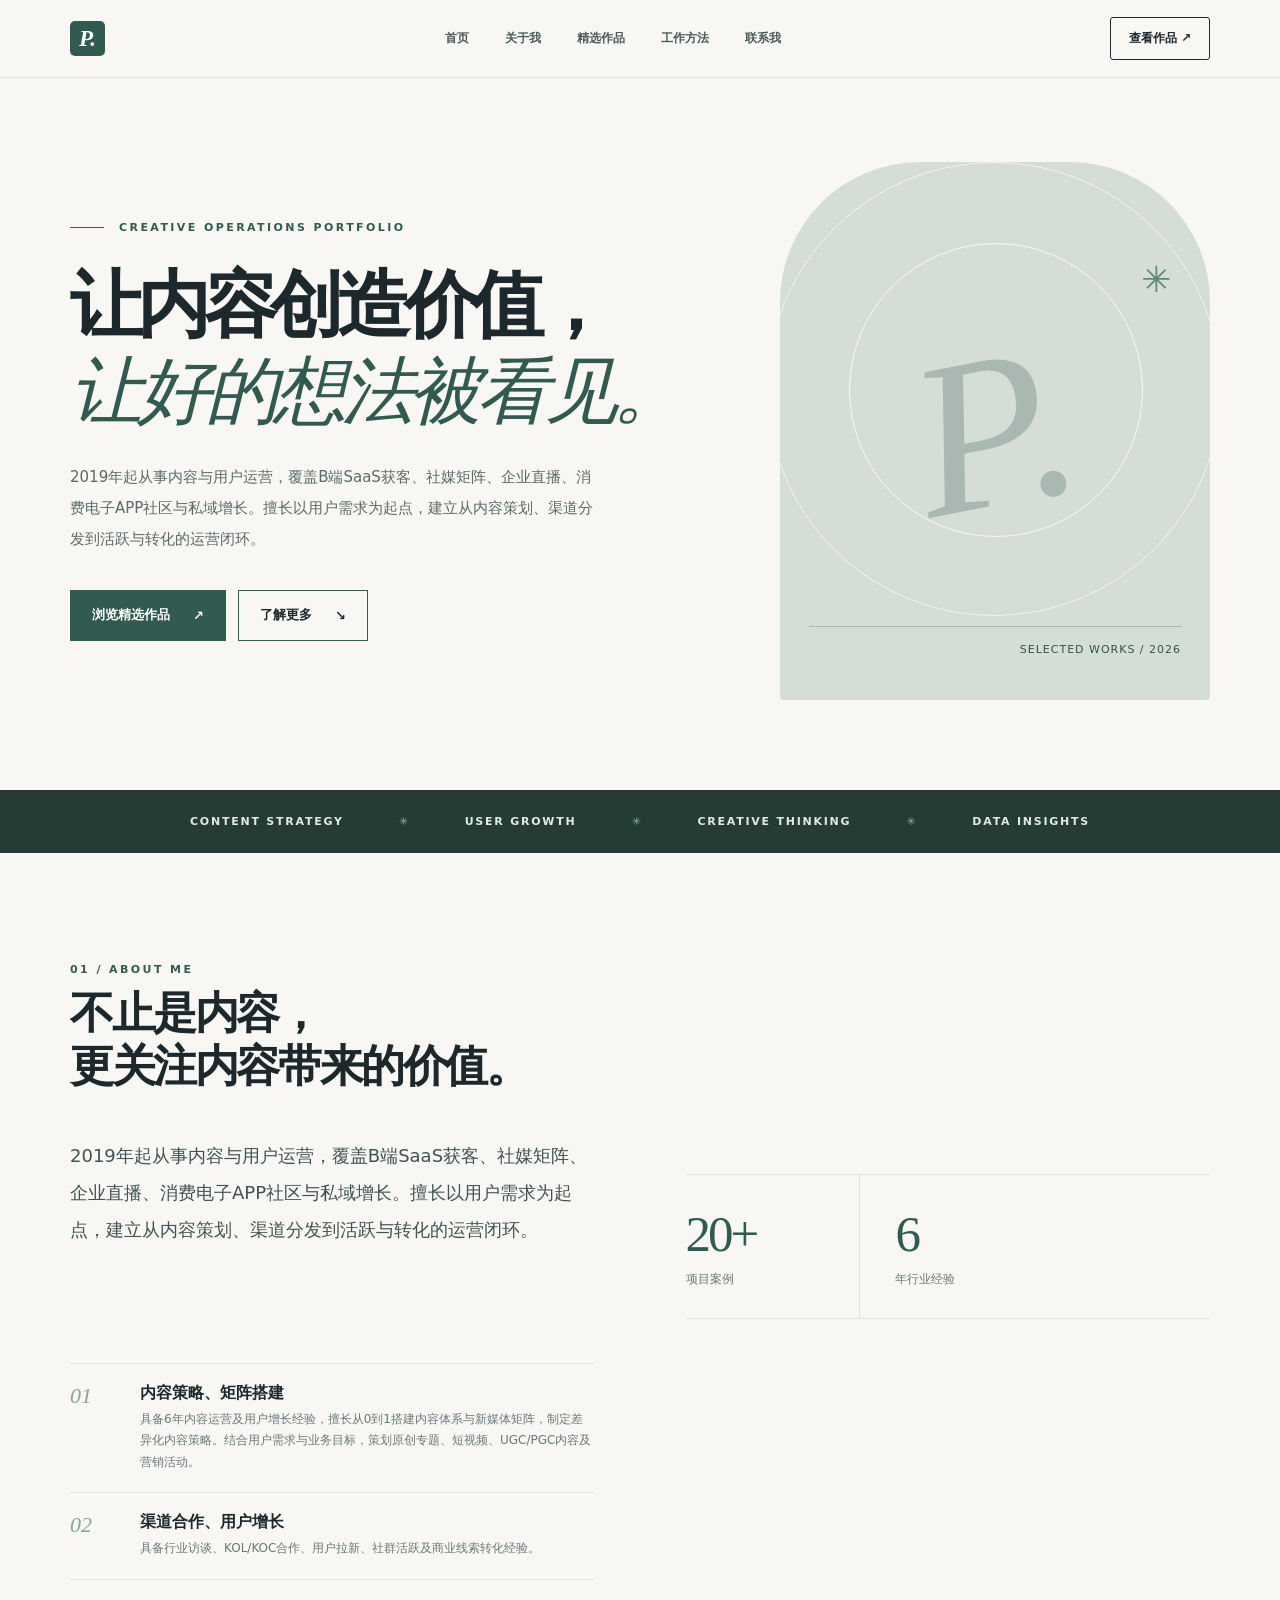
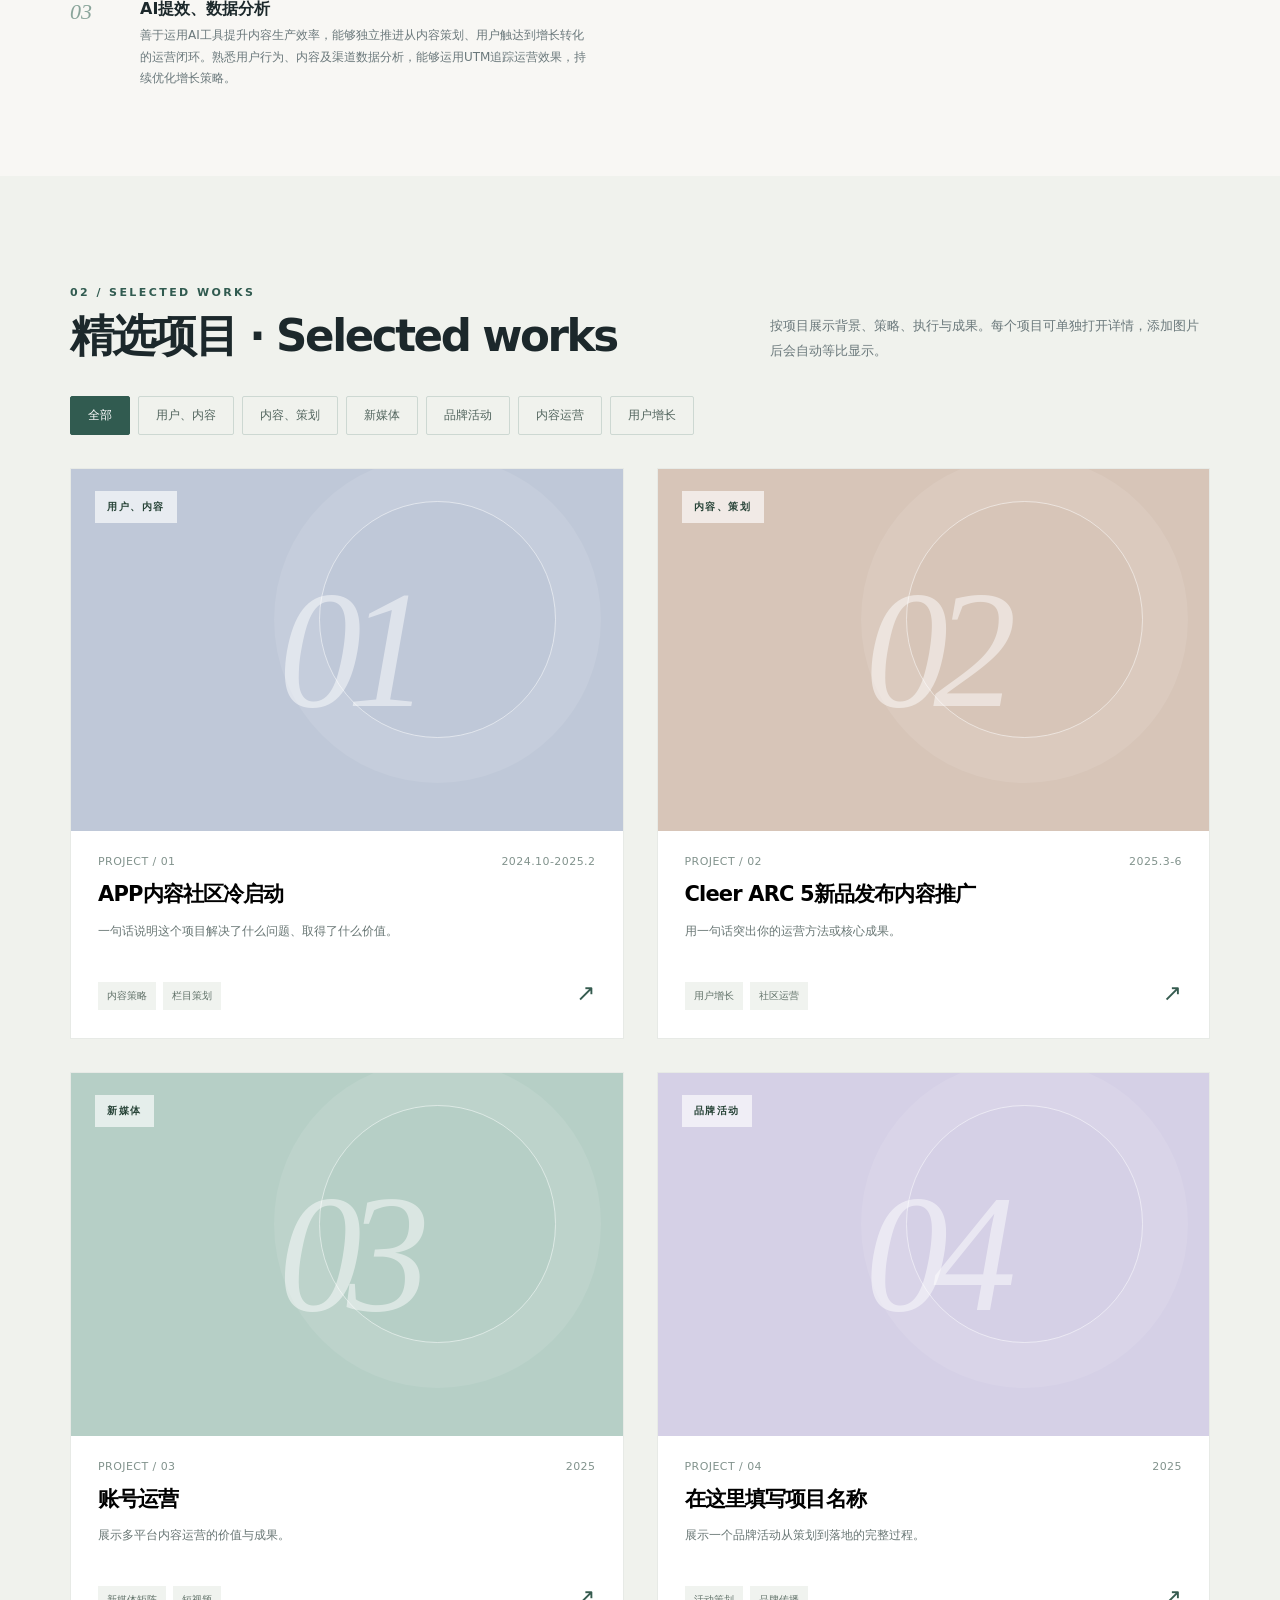
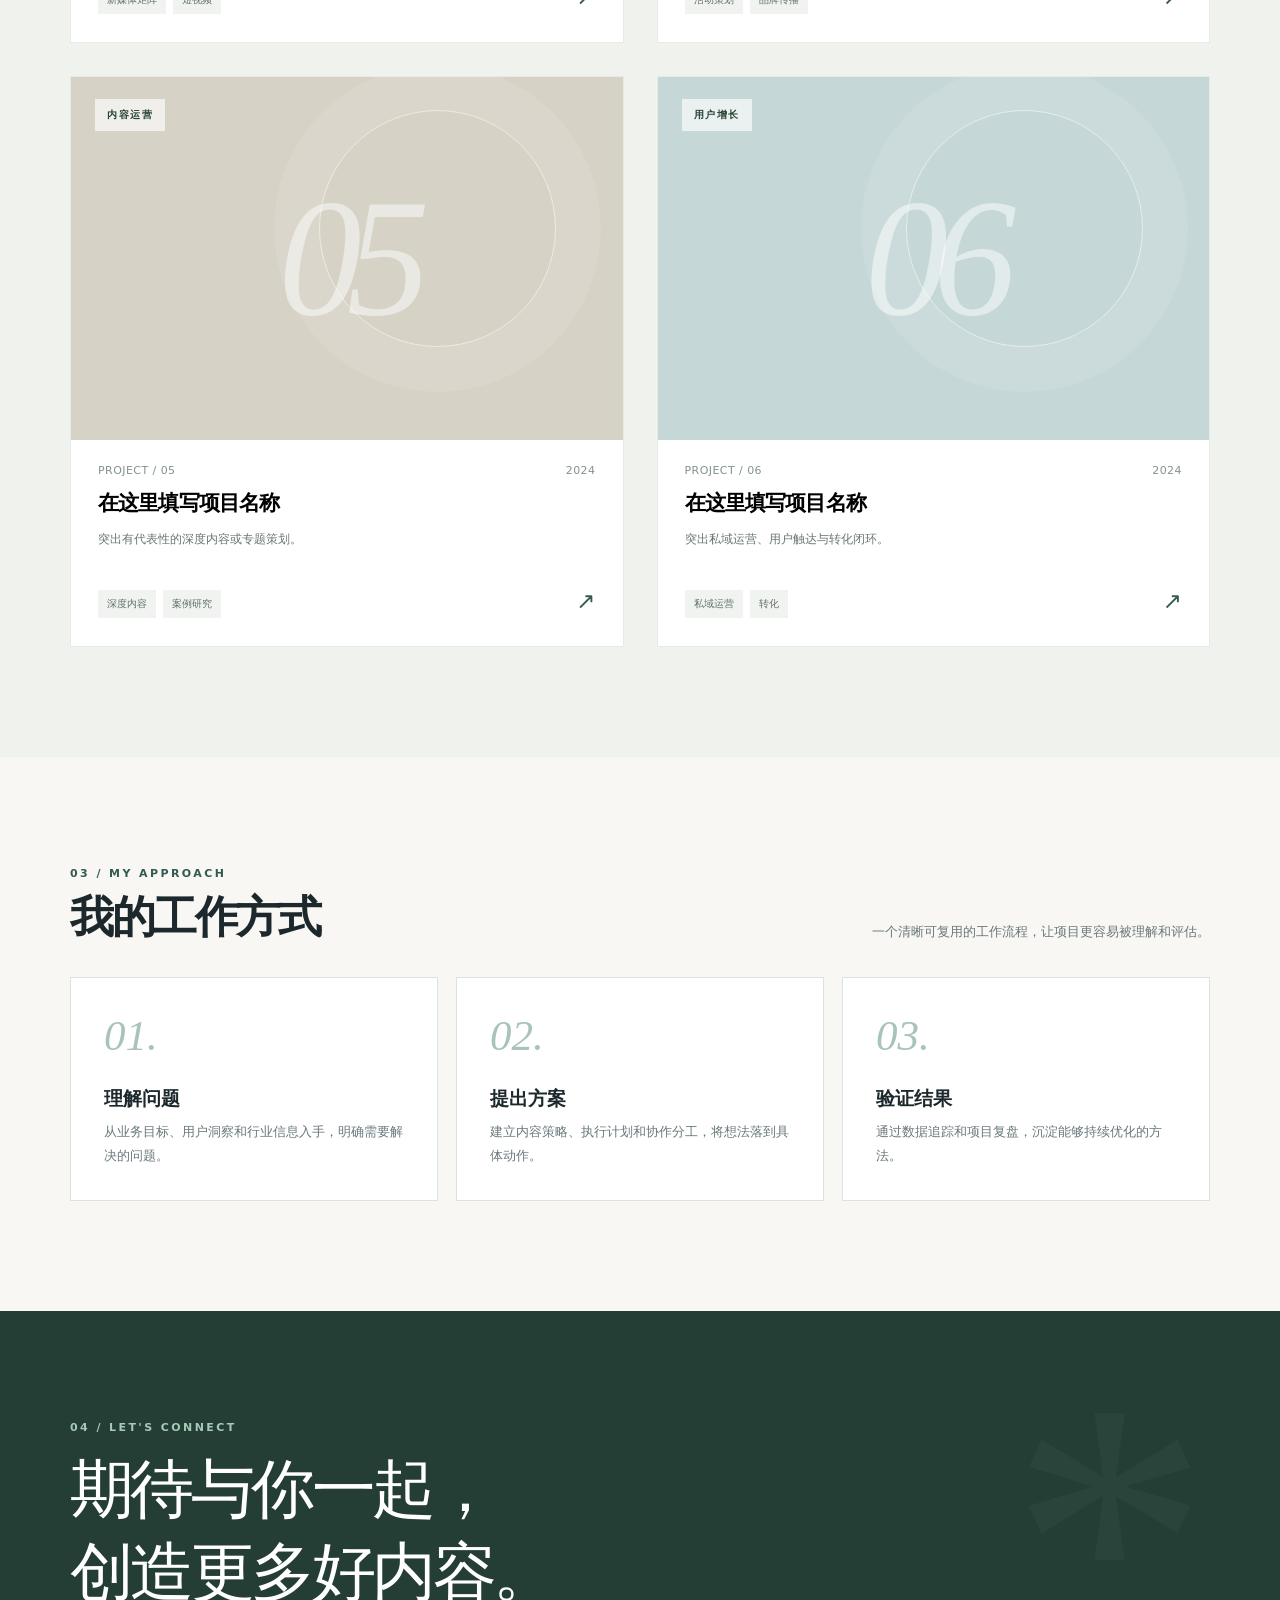
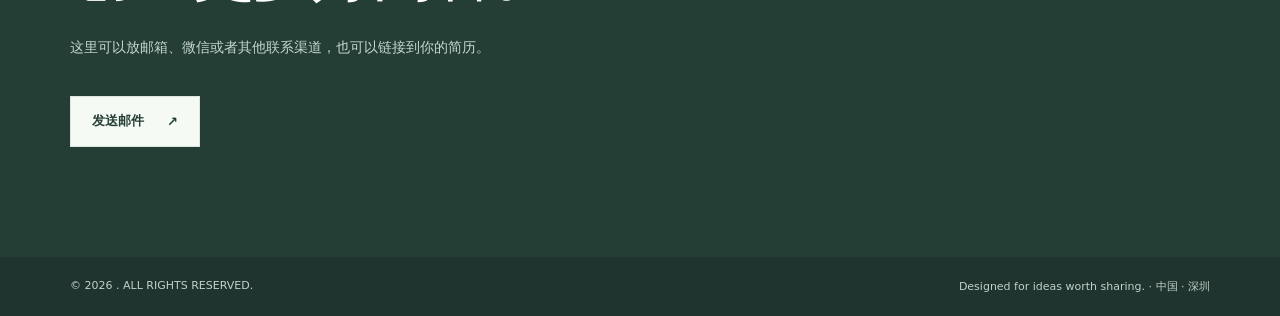
<file: index.html>
<!doctype html>
<html lang="zh-CN">
<head>
  <meta charset="utf-8">
  <meta name="viewport" content="width=device-width, initial-scale=1">
  <meta name="theme-color" content="#f8f7f4">
  <title>个人作品集 · Portfolio</title>
  <meta name="description" content="个人内容运营、用户增长与新媒体作品集模板。">
  <style>
    :root{--bg:#f8f7f4;--paper:#fff;--ink:#1c282b;--muted:#6a787b;--edge:#dce2df;--green:#315b50;--green2:#24473e;--soft:#e9eeea;--serif:Georgia,'Times New Roman',serif;--sans:'Noto Sans SC','PingFang SC','Microsoft Yahei',system-ui,sans-serif}
    *{box-sizing:border-box}html{scroll-behavior:smooth;scroll-padding-top:90px}body{margin:0;background:var(--bg);color:var(--ink);font-family:var(--sans);-webkit-font-smoothing:antialiased}body.lock{overflow:hidden}a{color:inherit;text-decoration:none}button{font:inherit;cursor:pointer}button:focus-visible,a:focus-visible{outline:3px solid #80a59b;outline-offset:4px}img{max-width:100%;display:block} ::selection{background:#b9d6ca;color:#132923}
    .container{max-width:1230px;padding:0 45px;margin:auto}.eyebrow{font-size:11px;letter-spacing:.22em;font-weight:700;color:var(--green);text-transform:uppercase}.sectionHead{display:flex;align-items:end;justify-content:space-between;gap:25px;margin-bottom:32px}.sectionHead h2{font-size:clamp(28px,3.4vw,46px);letter-spacing:-.055em;line-height:1.24;margin:11px 0 0;font-weight:660}.sectionHead p{max-width:440px;line-height:1.9;font-size:13px;color:var(--muted);margin:0}
    header{height:78px;position:sticky;top:0;z-index:30;background:rgba(248,247,244,.92);backdrop-filter:blur(18px);border-bottom:1px solid var(--edge)}.topbar{height:100%;display:flex;align-items:center;justify-content:space-between;gap:20px}.brand{display:flex;gap:12px;align-items:center;font-weight:750;font-size:16px;letter-spacing:.01em}.logo{display:grid;place-items:center;background:var(--green);color:white;width:35px;height:35px;font:italic bold 23px var(--serif);border-radius:5px}.topbar nav{display:flex;gap:36px;font-size:12px;font-weight:650;color:#4b5a5a}.topbar nav a:hover{color:var(--green)}.navRight{display:flex;align-items:center;gap:12px}.navAction{font-size:12px;border:1px solid var(--ink);padding:12px 18px;border-radius:3px;font-weight:700;transition:.2s}.navAction:hover{background:var(--ink);color:white}.hamburger{display:none;border:0;background:transparent;padding:8px;font-size:23px}
    .hero{padding-top:84px;padding-bottom:90px}.heroGrid{display:grid;grid-template-columns:1.18fr .82fr;gap:8%;align-items:center}.hero .subline{display:flex;align-items:center;gap:15px;margin-bottom:28px}.smallRule{width:34px;height:1px;background:var(--green)}.hero h1{font-size:clamp(50px,5.7vw,88px);letter-spacing:-.085em;line-height:1.19;margin:0 0 27px;font-weight:650}.hero h1 .line{display:block}.hero h1 .em{color:var(--green);font-family:var(--serif);font-style:italic;font-weight:500;letter-spacing:-.07em}.heroCopy{color:#5a696a;font-size:15px;line-height:2.05;max-width:525px;margin-bottom:35px}.actions{display:flex;flex-wrap:wrap;gap:12px}.btn{border:1px solid var(--green);display:inline-flex;align-items:center;justify-content:center;gap:23px;padding:15px 21px;font-size:13px;font-weight:670;min-height:51px;transition:.2s}.btn.primary{background:var(--green);color:white}.btn.primary:hover{background:var(--green2);transform:translateY(-2px)}.btn.secondary:hover{background:var(--soft)}.heroVisual{background:#d5ddd7;aspect-ratio:4/5;min-height:400px;position:relative;overflow:hidden;border-radius:140px 140px 4px 4px;display:flex;flex-direction:column;align-items:center;justify-content:center;isolation:isolate}.heroVisual:before{content:'';width:68%;aspect-ratio:1;position:absolute;border:1px solid rgba(255,255,255,.8);border-radius:50%;top:15%;left:16%}.heroVisual:after{content:'';width:105%;aspect-ratio:1;position:absolute;border:1px solid rgba(255,255,255,.65);border-radius:50%;top:0;left:-3%}.heroGiant{font:italic 220px var(--serif);color:rgba(42,83,69,.26);z-index:-1;transform:rotate(-11deg)}.heroCaption{position:absolute;bottom:28px;left:29px;right:29px;padding:16px 0;border-top:1px solid rgba(39,75,67,.25);display:flex;justify-content:space-between;font-size:11px;letter-spacing:.09em;color:#315447}.floatingMark{position:absolute;top:18%;right:9%;font-size:36px;color:#5c8b79}
    .ticker{background:#243c35;color:#e0eae3;overflow:hidden}.tickerIn{height:63px;display:flex;align-items:center;gap:55px;white-space:nowrap;font-size:11px;letter-spacing:.16em;font-weight:650;justify-content:center}.tickerDot{color:#87b4a4}
    section{padding:110px 0}.stats{display:grid;grid-template-columns:repeat(3,1fr);border-top:1px solid var(--edge);border-bottom:1px solid var(--edge);margin-top:48px}.stat{padding:30px 25px 30px 0;border-right:1px solid var(--edge)}.stat:not(:first-child){padding-left:35px}.stat:last-child{border:0}.stat strong{font:normal 51px var(--serif);color:var(--green);letter-spacing:-.06em}.stat small{display:block;font-size:12px;color:var(--muted);padding-top:8px}.aboutGrid{display:grid;grid-template-columns:1fr 1fr;gap:8%}.aboutGrid .desc{font-size:18px;line-height:2.05;color:#415254;margin-top:12px}.capability{border-top:1px solid var(--edge);padding:19px 0;display:grid;grid-template-columns:54px 1fr;gap:16px}.capability .num{color:#89a49a;font:italic 22px var(--serif)}.capability h3{margin:0 0 5px;font-size:16px}.capability p{margin:0;color:var(--muted);font-size:12px;line-height:1.8}
    .work{background:#f0f2ed}.filterBar{display:flex;flex-wrap:wrap;gap:8px;margin-bottom:33px}.filter{border:1px solid #cdd8d2;background:transparent;padding:10px 17px;border-radius:2px;font-size:12px;color:#52655e;transition:.2s}.filter.active,.filter:hover{background:#315b50;border-color:#315b50;color:white}.projectGrid{display:grid;grid-template-columns:repeat(2,minmax(0,1fr));gap:33px}.projectCard{background:var(--paper);overflow:hidden;border:1px solid #e7eae6;transition:.3s;cursor:pointer;display:block;text-align:left;padding:0;width:100%}.projectCard:hover{transform:translateY(-5px);box-shadow:0 22px 45px #21413212}.projectImage{aspect-ratio:1.52;position:relative;display:flex;justify-content:center;align-items:center;overflow:hidden;background:var(--accent)}.projectImage img{width:100%;height:100%;object-fit:contain}.projectImage.hasImage{background:#eceeeb}.projectImage .placeholder{font:italic clamp(100px,13vw,200px) var(--serif);color:#ffffff7d;letter-spacing:-.09em;line-height:1;user-select:none}.projectImage .orb{position:absolute;width:43%;aspect-ratio:1;right:12%;top:9%;border-radius:50%;border:1px solid #ffffff8a;box-shadow:0 0 0 45px #ffffff17}.coverLabel{position:absolute;top:22px;left:24px;letter-spacing:.16em;font-size:10px;font-weight:800;color:#284438;background:#ffffffa6;padding:9px 12px}.projectBody{padding:24px 27px 28px}.meta{display:flex;justify-content:space-between;gap:12px;color:#82938d;font-size:11px;margin-bottom:12px;letter-spacing:.04em}.projectBody h3{font-size:21px;letter-spacing:-.04em;margin:0 0 10px;line-height:1.4}.projectBody p{font-size:12px;color:#687674;line-height:1.9;min-height:45px;margin:0 0 17px}.tagRow{display:flex;flex-wrap:wrap;gap:7px}.tag{background:#f0f3ef;padding:7px 9px;color:#607168;font-size:10px}.projectArrow{margin-left:auto;color:#355b4f;font-size:23px;line-height:1}.empty{padding:50px 0;color:var(--muted)}
    .processGrid{display:grid;grid-template-columns:repeat(3,1fr);gap:18px}.step{background:white;padding:33px;min-height:216px;border:1px solid var(--edge)}.step span{font:italic 43px var(--serif);color:#a8c3b8}.step h3{font-size:19px;margin:26px 0 8px}.step p{color:var(--muted);font-size:13px;line-height:1.8;margin:0}
    .contact{background:#243e35;color:#fff;overflow:hidden;position:relative}.contact:after{content:'*';position:absolute;right:7%;top:0;font:italic 400px var(--serif);color:#ffffff07;pointer-events:none}.contact h2{font-size:clamp(42px,5vw,70px);font-weight:500;letter-spacing:-.055em;line-height:1.3;margin:14px 0 20px}.contact p{font-size:14px;color:#c5d6cf;line-height:1.9}.contact .btn{border-color:#dbe6dd;color:#253e35;background:#f6faf5;margin-top:21px}.contact .btn:hover{background:#dfefe4}.contact .eyebrow{color:#a5cab8}footer{background:#1f342e;padding:22px 0;color:#c2d1c9;font-size:11px}footer .container{display:flex;justify-content:space-between;gap:20px}
    .overlay{position:fixed;inset:0;background:#15231de0;z-index:70;display:none;align-items:center;justify-content:center;padding:22px}.overlay.open{display:flex}.dialog{width:min(100%,970px);max-height:93vh;overflow-y:auto;background:#fafbf8;position:relative;padding:52px 60px 60px;border-radius:3px}.close{position:sticky;display:block;margin-left:auto;top:0;z-index:5;background:white;border:1px solid #d3ded6;width:39px;height:39px;font-size:20px}.dialog .eyebrow{margin-top:-22px}.dialog h2{font-size:clamp(28px,4vw,48px);letter-spacing:-.05em;margin:13px 0 12px}.dialog .lede{font-size:15px;color:#6b7973;line-height:1.9;margin-bottom:35px}.detailHero{aspect-ratio:2.15;background:#e1e8df;display:grid;place-items:center;overflow:hidden;margin-bottom:38px;position:relative}.detailHero img{width:100%;height:100%;object-fit:contain}.detailHero span{font:italic 140px var(--serif);color:#fff9}.detailGrid{display:grid;grid-template-columns:180px 1fr;gap:30px;border-top:1px solid #d8e1dc;padding:20px 0}.detailGrid h3{font-size:12px;color:#738479;margin:0;font-weight:700}.detailGrid p,.detailGrid li{font-size:14px;line-height:1.95;color:#324841;margin:0}.detailGrid ol{padding-left:19px;margin:0}.gallery{display:grid;grid-template-columns:repeat(2,1fr);gap:15px;margin-top:30px}.gallery button{padding:0;border:0;background:white;cursor:zoom-in}.gallery img{width:100%;height:auto;display:block}.lightbox{position:fixed;inset:0;background:#0b1717ec;z-index:90;display:none;align-items:center;justify-content:center;padding:25px;cursor:zoom-out}.lightbox.open{display:flex}.lightbox img{max-width:95vw;max-height:90vh;width:auto;height:auto;object-fit:contain}
    @media(max-width:900px){.container{padding:0 28px}.heroGrid{gap:5%}.hero h1{font-size:clamp(44px,6vw,74px)}.heroVisual{min-height:320px}.heroGiant{font-size:170px}.projectGrid{gap:20px}}
    @media(max-width:690px){header{height:67px}.container{padding:0 20px}.topbar nav{display:none;position:absolute;top:67px;left:0;right:0;background:var(--bg);padding:23px;flex-direction:column;gap:25px;border-bottom:1px solid var(--edge)}.topbar nav.show{display:flex}.hamburger{display:block}.navAction{padding:10px 12px}.hero{padding-top:52px;padding-bottom:60px}.heroGrid{grid-template-columns:1fr;gap:43px}.hero h1{font-size:clamp(42px,11vw,72px)}.heroVisual{width:100%;max-width:450px;margin:auto;min-height:340px;aspect-ratio:1/1}.heroGiant{font-size:150px}.tickerIn{justify-content:flex-start;gap:27px;font-size:10px;overflow:hidden}.sectionHead{display:block}.sectionHead p{margin-top:14px}section{padding:70px 0}.aboutGrid{grid-template-columns:1fr;gap:32px}.stats{margin-top:30px}.stat{padding:22px 10px 20px 0}.stat:not(:first-child){padding-left:15px}.stat strong{font-size:32px}.stat small{font-size:10px}.projectGrid{grid-template-columns:1fr;gap:22px}.projectBody p{min-height:0}.processGrid{grid-template-columns:1fr}.step{min-height:0}.contact h2{font-size:42px}footer .container{flex-wrap:wrap}.dialog{padding:25px 23px 38px;max-height:95vh}.dialog .eyebrow{margin-top:0}.detailGrid{grid-template-columns:1fr;gap:12px}.gallery{grid-template-columns:1fr}}
    @media(prefers-reduced-motion:reduce){html{scroll-behavior:auto}.projectCard,.btn{transition:none}}
  </style>
  <script defer src="content.js"></script>
  <script defer src="site-loader.js"></script>
  <script defer src="script.js"></script>
</head>
<body>
<header><div class="container topbar">
  <a class="brand" href="#home"><span class="logo">P.</span><span id="navBrand">PORTFOLIO</span></a>
  <nav id="mainNav" aria-label="主导航"><a href="#home">首页</a><a href="#about">关于我</a><a href="#works">精选作品</a><a href="#method">工作方法</a><a href="#contact">联系我</a></nav>
  <div class="navRight"><a class="navAction" href="#works">查看作品 ↗</a><button class="hamburger" id="menuBtn" aria-label="打开菜单" aria-expanded="false">☰</button></div>
</div></header>
<main>
  <div id="home" class="container hero"><div class="heroGrid">
    <div><div class="subline"><span class="smallRule"></span><span class="eyebrow">CREATIVE OPERATIONS PORTFOLIO</span></div>
      <h1 id="tagline">让内容创造价值，<span class="line em">让好的想法被看见。</span></h1>
      <div class="heroCopy" id="intro"></div>
      <div class="actions"><a class="btn primary" href="#works">浏览精选作品 <span aria-hidden="true">↗</span></a><a class="btn secondary" href="#about">了解更多 <span aria-hidden="true">↘</span></a></div>
    </div>
    <div class="heroVisual" aria-label="装饰性视觉区，可自行替换为照片"><span class="floatingMark">✳</span><div class="heroGiant">P.</div><div class="heroCaption"><span id="coverName">YOUR NAME</span><span>SELECTED WORKS / 2026</span></div></div>
  </div></div>
  <div class="ticker"><div class="container tickerIn"><span>CONTENT STRATEGY</span><span class="tickerDot">✳</span><span>USER GROWTH</span><span class="tickerDot">✳</span><span>CREATIVE THINKING</span><span class="tickerDot">✳</span><span>DATA INSIGHTS</span></div></div>
  <section id="about"><div class="container"><div class="sectionHead"><div><div class="eyebrow">01 / ABOUT ME</div><h2>不止是内容，<br>更关注内容带来的价值。</h2></div><p></p></div>
 <div class="aboutGrid"><p class="desc" id="aboutDesc"></p><div class="stats" id="stats"></div><div class="expertise" id="expertise"></div></div>
  </div></section>
  <section class="work" id="works"><div class="container"><div class="sectionHead"><div><div class="eyebrow">02 / SELECTED WORKS</div><h2>精选项目 · Selected works</h2></div><p>按项目展示背景、策略、执行与成果。每个项目可单独打开详情，添加图片后会自动等比显示。</p></div><div id="filters" class="filterBar" role="group" aria-label="按项目类型筛选"></div><div class="projectGrid" id="projectGrid"></div></div></section>
  <section id="method"><div class="container"><div class="sectionHead"><div><div class="eyebrow">03 / MY APPROACH</div><h2>我的工作方式</h2></div><p>一个清晰可复用的工作流程，让项目更容易被理解和评估。</p></div><div class="processGrid"><article class="step"><span>01.</span><h3>理解问题</h3><p>从业务目标、用户洞察和行业信息入手，明确需要解决的问题。</p></article><article class="step"><span>02.</span><h3>提出方案</h3><p>建立内容策略、执行计划和协作分工，将想法落到具体动作。</p></article><article class="step"><span>03.</span><h3>验证结果</h3><p>通过数据追踪和项目复盘，沉淀能够持续优化的方法。</p></article></div></div></section>
  <section class="contact" id="contact"><div class="container"><div class="eyebrow">04 / LET'S CONNECT</div><h2>期待与你一起，<br>创造更多好内容。</h2><p>这里可以放邮箱、微信或者其他联系渠道，也可以链接到你的简历。</p><a id="emailLink" class="btn" href="mailto:yourname@example.com">发送邮件 <span>↗</span></a><span id="resumeSlot"></span></div></section>
</main>
<footer><div class="container"><span>© <span id="year"></span> <span id="footerName">YOUR NAME</span>. ALL RIGHTS RESERVED.</span><span>Designed for ideas worth sharing. · <span id="footerLocation"></span></span></div></footer>
<div class="overlay" id="overlay" role="presentation"><div class="dialog" id="dialog" role="dialog" aria-modal="true" aria-label="项目详情" tabindex="-1"><button class="close" id="closeModal" aria-label="关闭详情">×</button><div id="detailContent"></div></div></div>
<div class="lightbox" id="lightbox" role="dialog" aria-modal="true" aria-label="放大查看作品图片" tabindex="-1"><img id="lightboxImage" alt="作品图片放大预览"></div>
</body></html>
</file>
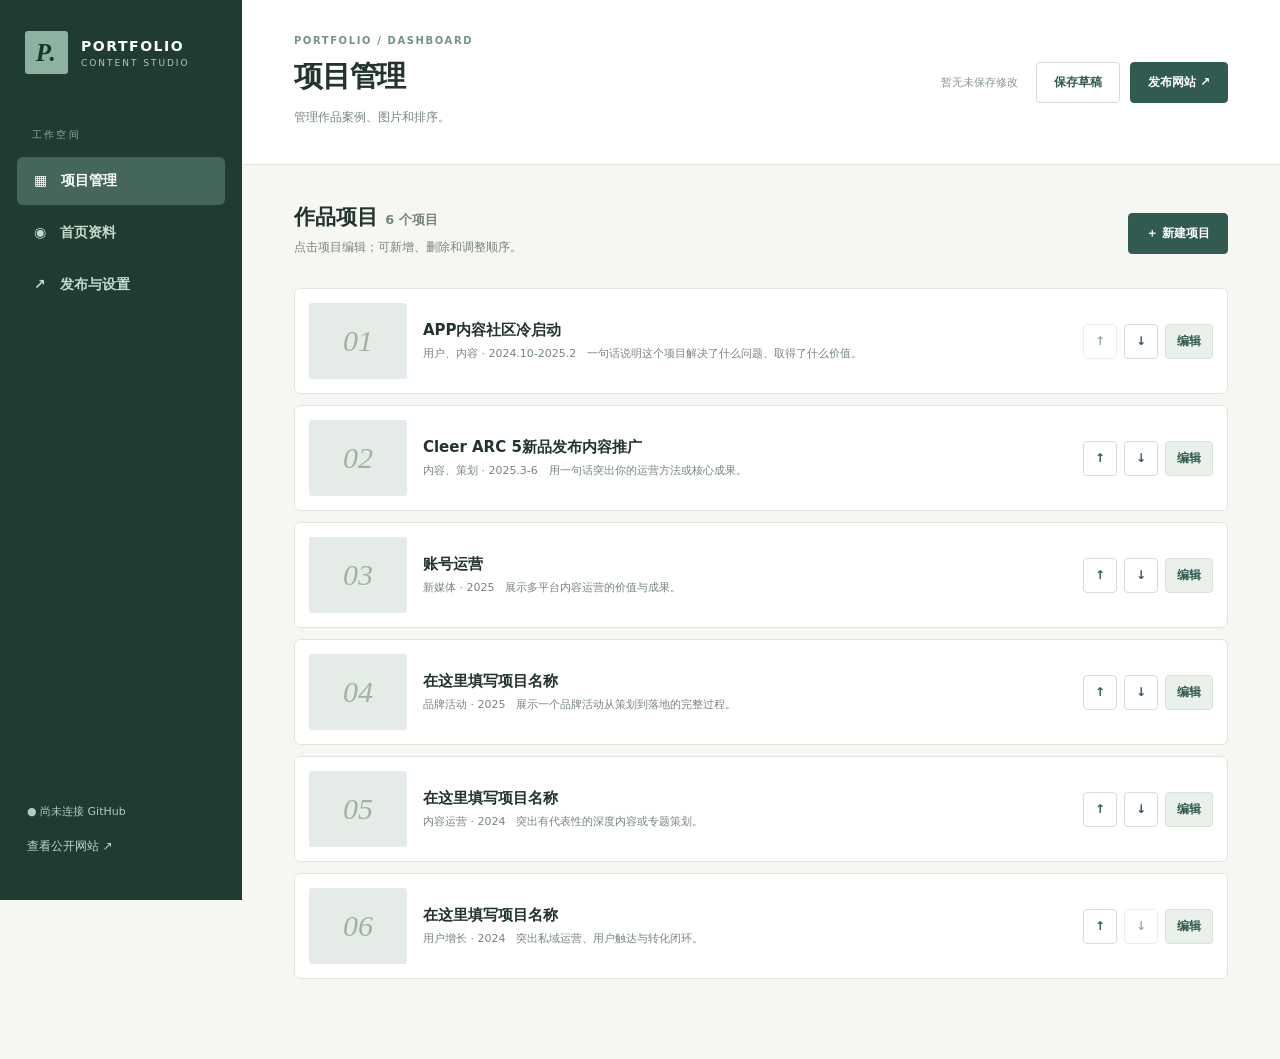
<file: admin.html>
<!doctype html><html lang="zh-CN"><head><meta charset="UTF-8"><meta name="viewport" content="width=device-width,initial-scale=1"><meta name="robots" content="noindex,nofollow"><title>作品管理后台 · Portfolio Studio</title><link rel="stylesheet" href="admin.css"></head>
<body><div class="shell"><aside class="sidebar"><a href="./index.html" class="brand"><span class="mark">P.</span> <span>PORTFOLIO<small>CONTENT STUDIO</small></span></a><div class="side-label">工作空间</div><button class="side active" data-tab="projects">▦　项目管理</button><button class="side" data-tab="profile">◉　首页资料</button><button class="side" data-tab="deploy">↗　发布与设置</button><div class="sidebar-bottom"><div id="connectionTag" class="connection">● 尚未连接 GitHub</div><a href="./index.html" target="_blank" rel="noopener">查看公开网站 ↗</a></div></aside>
<main class="main"><header class="top"><div><span class="micro">PORTFOLIO / DASHBOARD</span><h1 id="pageTitle">项目管理</h1><p id="pageDesc">编辑项目内容、上传作品图片，并发布到你的个人网站。</p></div><div class="top-actions"><span id="draftLabel">暂无未保存修改</span><button class="btn ghost" id="saveDraft">保存草稿</button><button class="btn primary" id="publishTop">发布网站 ↗</button></div></header>
<div class="container"><div id="alert" role="status" aria-live="polite"></div>
<section id="projectsTab" class="tab"><div class="section-heading"><div><h2>作品项目 <span id="count" class="muted"></span></h2><p>点击项目编辑；可新增、删除和调整顺序。</p></div><button class="btn primary" id="newProject">＋ 新建项目</button></div><div id="projectsList" class="project-list"></div>
<div id="editor" class="editor" hidden><div class="editor-heading"><div><span class="micro">PROJECT EDITOR</span><h2 id="editorTitle">编辑项目</h2></div><button id="closeEditor" class="btn ghost">收起编辑</button></div>
<div class="fieldgrid"><label>项目标题<input id="f_title" maxlength="130" placeholder="例如：APP社区运营案例"></label><label>项目分类<input id="f_category" maxlength="36" placeholder="例如：内容运营"></label><label>项目年份<input id="f_year" maxlength="20" placeholder="2026"></label><label>标签（用逗号分隔）<input id="f_tags" maxlength="220" placeholder="用户增长, 公众号, 活动策划"></label></div>
<label>项目简介<textarea id="f_teaser" rows="2" placeholder="用一句话介绍项目"></textarea></label><label>项目背景<textarea id="f_overview" rows="3"></textarea></label><label>我的职责<textarea id="f_role" rows="3"></textarea></label><label>关键行动（每行一条）<textarea id="f_actions" rows="4"></textarea></label><label>结果与价值<textarea id="f_outcome" rows="3"></textarea></label>
<div class="media-row"><div><h3>项目封面</h3><p>建议 JPG / PNG / WebP，小于 5MB；图片会保持原始比例。</p><div class="media-preview" id="coverPreview"></div><div class="btnrow"><label class="btn secondary filebtn">上传封面<input type="file" id="coverFile" accept="image/jpeg,image/png,image/webp,image/gif" hidden></label><button class="btn ghost" id="removeCover">移除封面</button></div></div><div><h3>项目详情图片</h3><p>可以添加多张图片，支持在公开网站点击放大。</p><div id="galleryList" class="gallery-list"></div><label class="btn secondary filebtn">＋ 上传多张图片<input type="file" id="galleryFiles" accept="image/jpeg,image/png,image/webp,image/gif" multiple hidden></label></div></div>
<div class="editor-bottom"><button class="btn danger" id="deleteProject">删除项目</button><div><button class="btn primary" id="applyProject">保存本次编辑</button></div></div></div></section>
<section id="profileTab" class="tab" hidden><div class="section-heading"><div><h2>首页信息</h2><p>这里修改个人介绍、首页展示数字和核心能力。不会改变原有版式。</p></div></div><div class="editor always"><div class="fieldgrid"><label>姓名<input id="p_name"></label><label>英文名 / Logo名称<input id="p_englishName"></label><label>职业方向<input id="p_role"></label><label>城市<input id="p_location"></label><label>联系邮箱<input id="p_email" type="email"></label><label>简历路径（可选）<input id="p_resumeUrl" placeholder="assets/resume.pdf"></label></div><label>首页主标题（换行可用 Enter）<textarea id="p_tagline" rows="3"></textarea></label><label>个人介绍<textarea id="p_intro" rows="4"></textarea></label><label>成果数字（每行：数字 | 描述）<textarea id="p_stats" rows="4"></textarea></label><label>能力板块（每行：标题 | 描述）<textarea id="p_expertise" rows="5"></textarea></label><div class="editor-bottom" style="justify-content:flex-end"><button class="btn primary" id="applyProfile">保存资料修改</button></div></div></section>
<section id="deployTab" class="tab" hidden><div class="section-heading"><div><h2>连接 GitHub 并发布</h2><p>你的访客只会看到作品集，管理后台需要拥有仓库写入权限的令牌。</p></div></div><div class="editor always"><h3>第一步：填写仓库信息</h3><div class="fieldgrid"><label>GitHub 用户名 / 仓库所有者<input id="repoOwner" autocomplete="off" placeholder="例如 yourname"></label><label>仓库名称<input id="repoName" autocomplete="off" placeholder="例如 portfolio"></label><label>分支<input id="repoBranch" autocomplete="off" value="main"></label><label>GitHub Fine-grained Token<input id="accessToken" type="password" autocomplete="off" spellcheck="false" placeholder="github_pat_..."></label></div><p class="hint">Token 仅保存在此浏览器的当前标签页会话中，不写入网站源码或仓库。请创建只允许访问该仓库、具有 <strong>Contents: Read and write</strong> 权限的 Fine-grained Token。不要填写 GitHub 登录密码。</p><div class="btnrow"><button id="connectBtn" class="btn secondary">验证连接</button><button id="logoutBtn" class="btn ghost">断开连接</button><span id="loginStatus" class="small-muted"></span></div><hr><h3>第二步：预览与发布</h3><p>发布会把新图片写入 <code>assets/uploads/</code>，把项目内容写入 <code>data/site.json</code>。网站维持原有模板样式。</p><div class="btnrow"><button id="publishBtn" class="btn primary">发布所有修改 ↗</button><button id="reloadBtn" class="btn ghost">从仓库重新加载</button><button id="exportBtn" class="btn ghost">导出内容备份 JSON</button></div><div class="publish-log" id="publishLog" aria-live="polite"></div><p class="hint">公开网站部署至 GitHub Pages 后，可通过 <a href="./index.html" target="_blank" rel="noopener">查看站点 ↗</a> 检查发布效果。提交后 GitHub Pages 可能需要短暂构建时间。若发生部分上传失败，请在保持当前页面打开的情况下重新发布。</p></div></section>
</div></main></div><script src="content.js"></script><script src="admin.js"></script></body></html>
</file>
<file: admin.css>
:root{--green:#315b50;--dark:#203b32;--muted:#768580;--paper:#fff;--bg:#f6f7f3;--edge:#e0e6de;--text:#22342d}*{box-sizing:border-box}body{margin:0;font-family:'PingFang SC','Microsoft YaHei',system-ui,sans-serif;background:var(--bg);color:var(--text);font-size:14px}button,input,textarea{font:inherit}button{cursor:pointer}a{color:var(--green)}.shell{display:flex;min-height:100vh}.sidebar{width:242px;background:#203b32;color:#e8f1e9;display:flex;flex-direction:column;position:sticky;top:0;height:100vh;flex-shrink:0;padding:31px 17px}.brand{text-decoration:none;color:#fff;display:flex;align-items:center;gap:13px;font-weight:800;letter-spacing:.11em;font-size:14px;margin:0 0 54px 8px}.brand small{font-size:9px;color:#b4c8bd;display:block;font-weight:500;letter-spacing:.22em;margin-top:4px}.mark{height:43px;width:43px;background:#8eb2a1;color:#17362a;display:grid;place-items:center;font-size:25px;font-family:Georgia,serif;font-style:italic;border-radius:3px}.side-label{font-size:10px;letter-spacing:.22em;color:#91aea0;margin:0 0 13px 15px}.side{background:none;border:0;border-radius:6px;padding:15px 17px;color:#c5d9cc;text-align:left;margin:2px 0;font-weight:600}.side.active,.side:hover{background:#45665a;color:white}.sidebar-bottom{margin-top:auto;display:grid;gap:18px;font-size:12px;padding:14px 10px}.sidebar-bottom a{color:#c4d5cb;text-decoration:none}.connection{font-size:11px;color:#b4cbbd;line-height:1.5}.main{min-width:0;flex:1}.top{background:#fff;border-bottom:1px solid var(--edge);padding:31px 5% 29px;display:flex;gap:25px;align-items:center;justify-content:space-between}.micro{font-size:10px;letter-spacing:.16em;font-weight:800;color:#729486}.top h1{margin:10px 0;font-size:29px;letter-spacing:-.04em}.top p,.section-heading p,.editor p{color:var(--muted);font-size:12px;line-height:1.8;margin:6px 0}.top-actions{display:flex;align-items:center;gap:10px;flex-wrap:wrap}#draftLabel{font-size:11px;color:#88968e;margin-right:8px}.container{padding:38px 5% 80px;max-width:1350px;margin:0 auto}.section-heading{display:flex;justify-content:space-between;align-items:center;gap:16px;margin-bottom:24px}.section-heading h2{font-size:21px;margin:0 0 6px}.muted{color:var(--muted);font-size:13px}.btn{border-radius:4px;padding:11px 17px;border:1px solid #c8d7cb;background:#fff;color:var(--green);font-weight:700;white-space:nowrap;font-size:12px;display:inline-block;text-decoration:none}.btn.primary{background:var(--green);border-color:var(--green);color:#fff}.btn.primary:hover{background:#203f35}.btn.ghost{background:transparent;border-color:#d3dfd6}.btn.secondary{background:#eaf1eb;border-color:#d7e3db}.btn.danger{background:#fff0ef;border-color:#ffd2cd;color:#b74739}.btn:disabled{opacity:.5;cursor:wait}.btnrow{display:flex;gap:9px;align-items:center;flex-wrap:wrap;margin:15px 0}.project-list{display:grid;gap:11px}.project-item{background:white;display:flex;align-items:center;gap:16px;padding:14px;border:1px solid var(--edge);border-radius:6px}.project-thumb{width:98px;height:76px;flex-shrink:0;background:#e5ebe6;display:grid;place-items:center;font:italic 30px Georgia;color:#a0b2a5;border-radius:3px;overflow:hidden}.project-thumb img{width:100%;height:100%;object-fit:contain}.project-info{flex:1;min-width:0}.project-info b{font-size:15px}.project-info p{font-size:11px;color:var(--muted);margin:6px 0 0;white-space:nowrap;overflow:hidden;text-overflow:ellipsis}.project-controls{display:flex;gap:7px}.project-controls button{padding:8px 11px;font-size:12px}.editor{background:white;border:1px solid var(--edge);border-radius:7px;padding:30px;margin-top:25px;box-shadow:0 8px 25px #192b2008}.editor[hidden],.tab[hidden]{display:none}.editor.always{margin-top:0}.editor-heading{display:flex;justify-content:space-between;align-items:flex-start;margin-bottom:22px}.editor-heading h2{margin:8px 0 0}.fieldgrid{display:grid;grid-template-columns:repeat(2,minmax(0,1fr));gap:18px}label:not(.filebtn){font-size:12px;color:#52665b;font-weight:700;display:block;margin:0 0 17px}input:not([type=file]),textarea{display:block;border:1px solid #d8e2da;background:#fbfcfa;border-radius:4px;margin-top:8px;padding:12px 13px;width:100%;outline-color:#90b09e;color:var(--text);resize:vertical;line-height:1.7}input:focus,textarea:focus{border-color:#5b8d79}.media-row{display:grid;grid-template-columns:1fr 1fr;gap:26px;margin-top:26px}.media-row h3{font-size:15px;margin:0}.media-preview{background:#f1f5f1;min-height:175px;display:grid;place-items:center;border:1px dashed #c7d8ca;border-radius:4px;margin:16px 0}.media-preview img{width:100%;height:250px;object-fit:contain}.gallery-list{display:flex;flex-wrap:wrap;gap:8px;margin:13px 0}.gallery-item{width:92px;position:relative;aspect-ratio:1;border:1px solid var(--edge);background:#f1f4ef}.gallery-item img{width:100%;height:100%;object-fit:contain}.gallery-item button{position:absolute;top:0;right:0;border:0;background:#223b34;color:white;padding:3px 6px}.editor-bottom{display:flex;justify-content:space-between;align-items:center;margin-top:21px;padding-top:19px;border-top:1px solid var(--edge)}.hint{background:#f1f5f1;padding:12px 14px;border-left:3px solid #83aa96;font-size:12px!important}.small-muted{color:var(--muted);font-size:12px}.publish-log{white-space:pre-wrap;border:1px solid var(--edge);background:#f6f8f5;border-radius:4px;padding:14px;font:12px/1.9 ui-monospace,monospace;color:#335448;min-height:65px;margin-top:18px;max-height:300px;overflow:auto}hr{border:0;border-top:1px solid var(--edge);margin:28px 0}#alert{display:none;border-radius:5px;padding:12px 16px;margin-bottom:24px;background:#eef6ec;color:#285b40;font-size:12px}#alert.warn{background:#fff4e6;color:#855b2e}#alert.show{display:block}@media(max-width:900px){.sidebar{width:190px}.top{flex-direction:column;align-items:flex-start}.media-row{grid-template-columns:1fr}}@media(max-width:650px){.shell{display:block}.sidebar{width:auto;height:auto;position:static;padding:17px}.brand{margin:0 0 14px}.side-label,.sidebar-bottom{display:none}.side{display:inline-block;font-size:12px;margin-right:3px;padding:11px}.top{padding:25px 20px}.container{padding:25px 18px}.fieldgrid{grid-template-columns:1fr;gap:0}.section-heading{align-items:start}.project-item{gap:9px;padding:9px}.project-thumb{width:58px;height:60px}.project-controls{flex-direction:column}.project-controls .btn{padding:6px 8px}.editor{padding:18px}}
</file>
